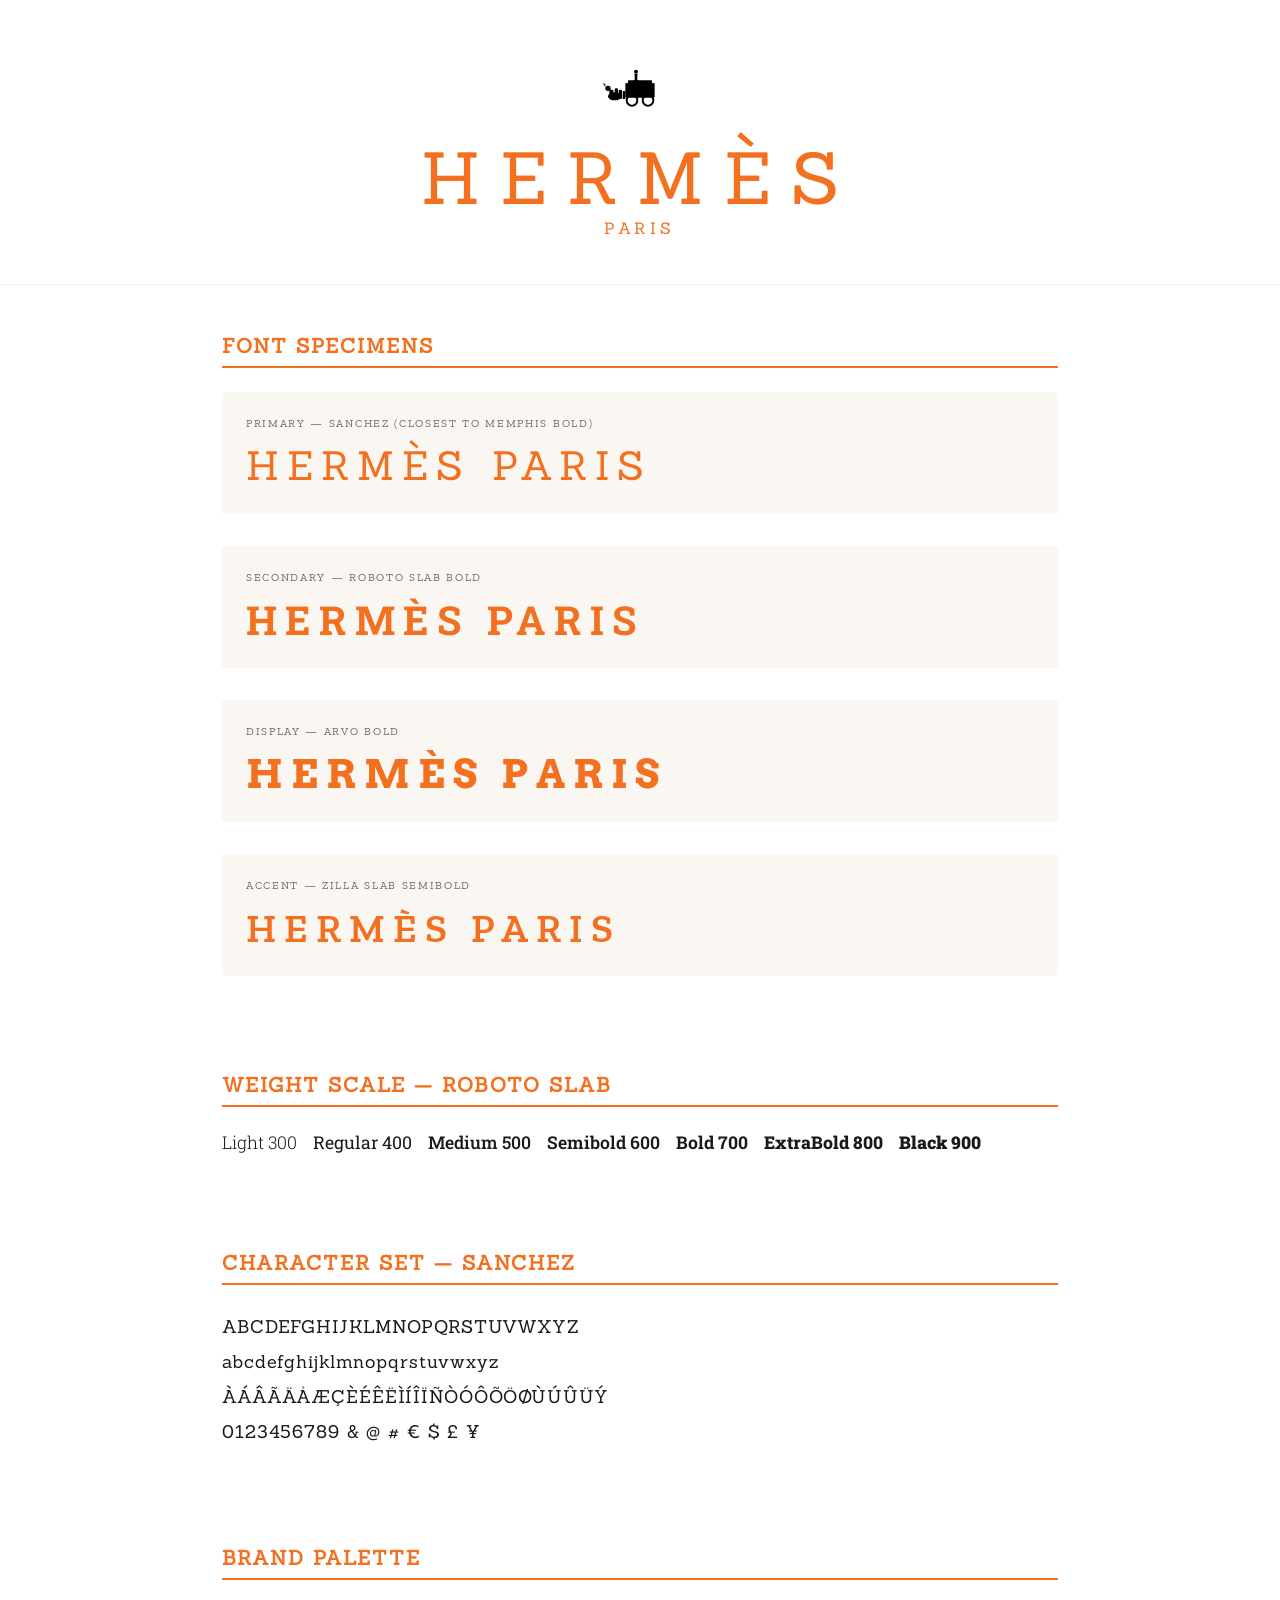
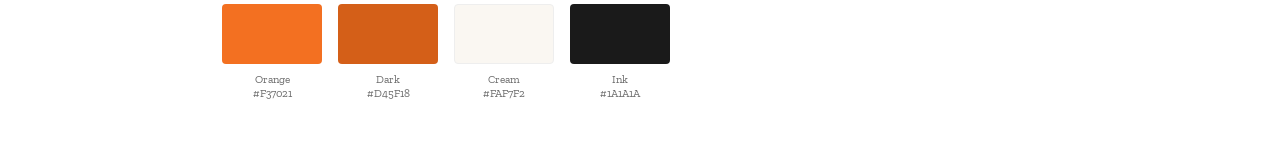
<file: fonts-pack/hermes/preview/index.html>
<!DOCTYPE html>
<html lang="en">
<head>
  <meta charset="UTF-8">
  <meta name="viewport" content="width=device-width, initial-scale=1.0">
  <title>Hermès Fonts Pack — Preview</title>
  <link rel="stylesheet" href="../css/hermes-pack.css">
  <style>
    * { box-sizing: border-box; margin: 0; padding: 0; }

    body {
      font-family: var(--hermes-font-accent);
      background: #fff;
      color: var(--hermes-ink);
      min-height: 100vh;
    }

    .hero {
      display: flex;
      flex-direction: column;
      align-items: center;
      justify-content: center;
      padding: 4rem 2rem 3rem;
      border-bottom: 1px solid #eee;
    }

    .carriage-icon {
      width: 80px;
      height: 54px;
      color: var(--hermes-orange);
      margin-bottom: 1.5rem;
    }

    section {
      max-width: 900px;
      margin: 0 auto;
      padding: 3rem 2rem;
    }

    h2 {
      font-family: var(--hermes-font-display);
      font-size: 1.25rem;
      font-weight: 700;
      letter-spacing: 0.1em;
      text-transform: uppercase;
      color: var(--hermes-orange);
      margin-bottom: 1.5rem;
      padding-bottom: 0.5rem;
      border-bottom: 2px solid var(--hermes-orange);
    }

    .specimen-grid {
      display: grid;
      gap: 2rem;
    }

    .specimen {
      padding: 1.5rem;
      background: var(--hermes-cream);
      border-radius: 4px;
    }

    .specimen-label {
      font-size: 0.7rem;
      letter-spacing: 0.15em;
      text-transform: uppercase;
      color: var(--hermes-muted);
      margin-bottom: 0.75rem;
    }

    .specimen-text {
      font-size: 2.5rem;
      line-height: 1.2;
      color: var(--hermes-orange);
      letter-spacing: 0.2em;
      text-transform: uppercase;
    }

    .specimen-text.sanchez { font-family: "Sanchez", serif; }
    .specimen-text.roboto { font-family: "Roboto Slab", serif; font-weight: 700; }
    .specimen-text.arvo { font-family: "Arvo", serif; font-weight: 700; }
    .specimen-text.zilla { font-family: "Zilla Slab", serif; font-weight: 600; }

    .weights {
      display: flex;
      flex-wrap: wrap;
      gap: 1rem;
      margin-top: 1rem;
    }

    .weight-sample {
      font-family: "Roboto Slab", serif;
      font-size: 1.1rem;
      color: var(--hermes-ink);
    }

    .alphabet {
      font-family: var(--hermes-font-primary);
      font-size: 1.1rem;
      line-height: 2;
      letter-spacing: 0.05em;
      color: var(--hermes-ink);
      word-break: break-all;
    }

    .palette {
      display: flex;
      gap: 1rem;
      flex-wrap: wrap;
    }

    .swatch {
      width: 100px;
      text-align: center;
    }

    .swatch-color {
      height: 60px;
      border-radius: 4px;
      margin-bottom: 0.5rem;
    }

    .swatch-label {
      font-size: 0.7rem;
      color: var(--hermes-muted);
    }

  </style>
</head>
<body>

  <header class="hero">
    <img class="carriage-icon" src="../assets/carriage.svg" alt="">
    <div class="hermes-lockup">
      <h1 class="hermes-logo">HERMÈS</h1>
      <p class="hermes-subtitle">PARIS</p>
    </div>
  </header>

  <section>
    <h2>Font Specimens</h2>
    <div class="specimen-grid">

      <div class="specimen">
        <p class="specimen-label">Primary — Sanchez (closest to Memphis Bold)</p>
        <p class="specimen-text sanchez">HERMÈS PARIS</p>
      </div>

      <div class="specimen">
        <p class="specimen-label">Secondary — Roboto Slab Bold</p>
        <p class="specimen-text roboto">HERMÈS PARIS</p>
      </div>

      <div class="specimen">
        <p class="specimen-label">Display — Arvo Bold</p>
        <p class="specimen-text arvo">HERMÈS PARIS</p>
      </div>

      <div class="specimen">
        <p class="specimen-label">Accent — Zilla Slab Semibold</p>
        <p class="specimen-text zilla">HERMÈS PARIS</p>
      </div>

    </div>
  </section>

  <section>
    <h2>Weight Scale — Roboto Slab</h2>
    <div class="weights">
      <span class="weight-sample" style="font-weight:300">Light 300</span>
      <span class="weight-sample" style="font-weight:400">Regular 400</span>
      <span class="weight-sample" style="font-weight:500">Medium 500</span>
      <span class="weight-sample" style="font-weight:600">Semibold 600</span>
      <span class="weight-sample" style="font-weight:700">Bold 700</span>
      <span class="weight-sample" style="font-weight:800">ExtraBold 800</span>
      <span class="weight-sample" style="font-weight:900">Black 900</span>
    </div>
  </section>

  <section>
    <h2>Character Set — Sanchez</h2>
    <p class="alphabet">
      ABCDEFGHIJKLMNOPQRSTUVWXYZ<br>
      abcdefghijklmnopqrstuvwxyz<br>
      ÀÁÂÃÄÅÆÇÈÉÊËÌÍÎÏÑÒÓÔÕÖØÙÚÛÜÝ<br>
      0123456789 &amp; @ # € $ £ ¥
    </p>
  </section>

  <section>
    <h2>Brand Palette</h2>
    <div class="palette">
      <div class="swatch">
        <div class="swatch-color" style="background:#f37021"></div>
        <p class="swatch-label">Orange<br>#F37021</p>
      </div>
      <div class="swatch">
        <div class="swatch-color" style="background:#d45f18"></div>
        <p class="swatch-label">Dark<br>#D45F18</p>
      </div>
      <div class="swatch">
        <div class="swatch-color" style="background:#faf7f2; border:1px solid #eee"></div>
        <p class="swatch-label">Cream<br>#FAF7F2</p>
      </div>
      <div class="swatch">
        <div class="swatch-color" style="background:#1a1a1a"></div>
        <p class="swatch-label">Ink<br>#1A1A1A</p>
      </div>
    </div>
  </section>

</body>
</html>
</file>
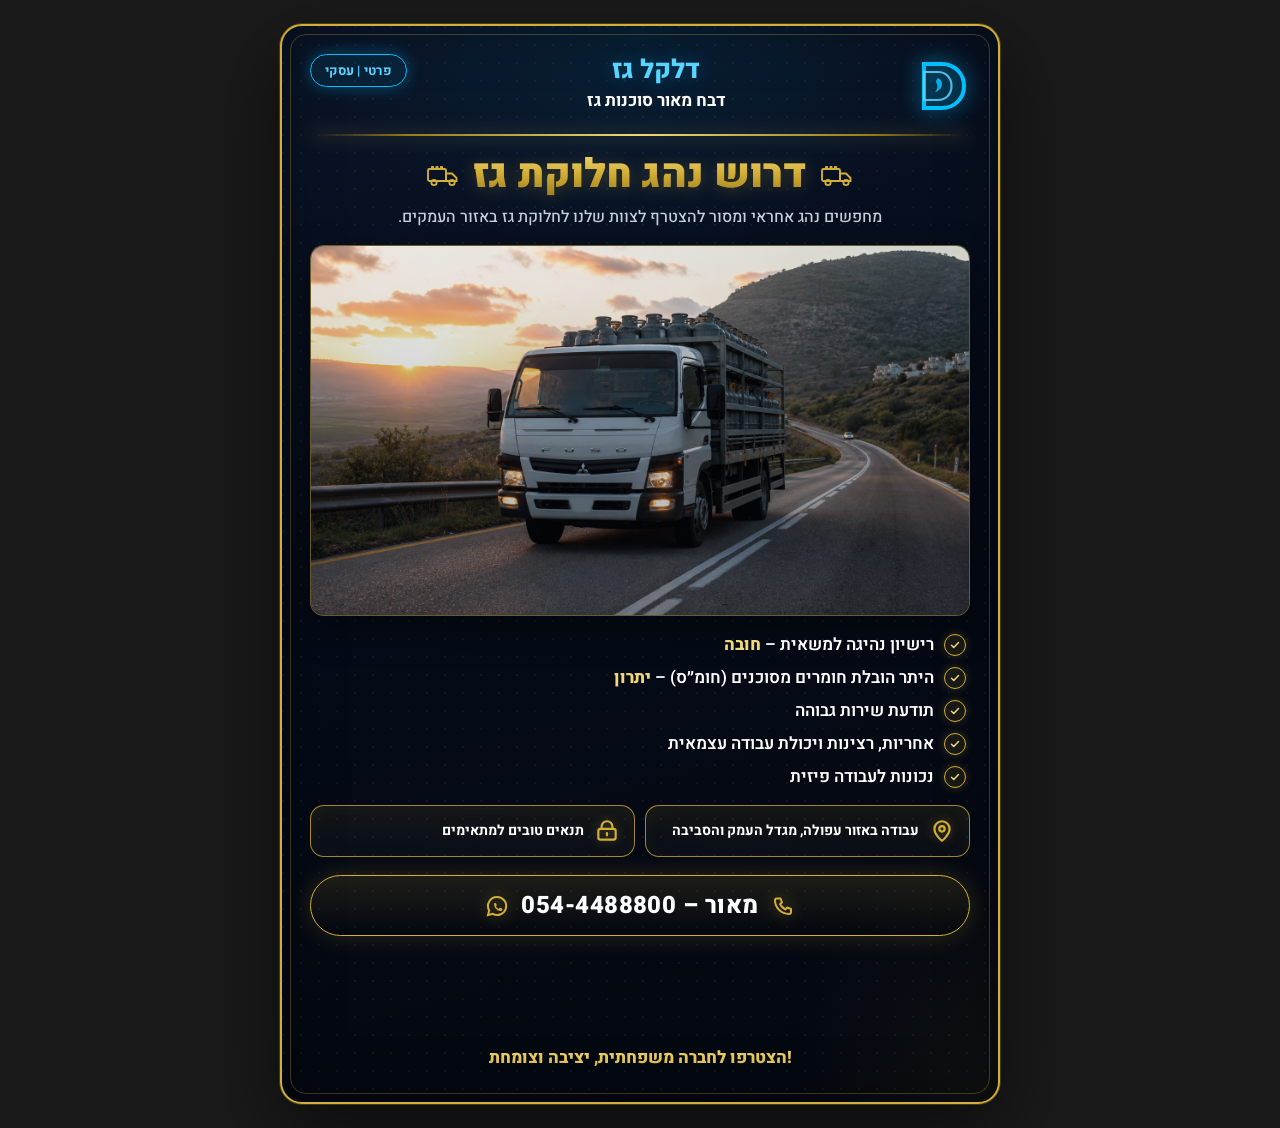
<file: job-ads/dabbah-maor/job-ad.html>
<!DOCTYPE html>
<html lang="he" dir="rtl">
<head>
  <meta charset="UTF-8" />
  <meta name="viewport" content="width=device-width, initial-scale=1" />
  <title>דרוש נהג חלוקת גז | דבח מאור סוכנות גז</title>
  <link rel="preconnect" href="https://fonts.googleapis.com" />
  <link rel="preconnect" href="https://fonts.gstatic.com" crossorigin />
  <link href="https://fonts.googleapis.com/css2?family=Heebo:wght@400;500;700;800;900&display=swap" rel="stylesheet" />
  <style>
    :root {
      --navy: #050b18;
      --navy-2: #0a1528;
      --gold: #d4af37;
      --gold-light: #f0d878;
      --gold-dark: #9a7b1a;
      --neon: #00bfff;
      --neon-soft: #5ad4ff;
      --white: #ffffff;
      --muted: #c8d0dc;
    }

    * { box-sizing: border-box; margin: 0; padding: 0; }

    body {
      min-height: 100vh;
      display: grid;
      place-items: center;
      background: #1a1a1a;
      font-family: "Heebo", sans-serif;
      padding: 24px;
    }

    .poster {
      width: min(100%, 720px);
      aspect-ratio: 2 / 3;
      background:
        radial-gradient(ellipse 80% 40% at 50% 0%, rgba(0, 191, 255, 0.08), transparent 55%),
        radial-gradient(ellipse 60% 50% at 100% 100%, rgba(212, 175, 55, 0.06), transparent 50%),
        radial-gradient(circle at 1px 1px, rgba(255, 255, 255, 0.045) 1px, transparent 0),
        linear-gradient(165deg, var(--navy-2) 0%, var(--navy) 45%, #03070f 100%);
      background-size: auto, auto, 18px 18px, auto;
      border: 2px solid var(--gold);
      border-radius: 22px;
      box-shadow:
        0 0 0 1px rgba(212, 175, 55, 0.25),
        0 30px 80px rgba(0, 0, 0, 0.55),
        inset 0 0 60px rgba(0, 0, 0, 0.35);
      color: var(--white);
      padding: clamp(18px, 3.2vw, 28px);
      display: flex;
      flex-direction: column;
      gap: clamp(10px, 1.6vw, 16px);
      position: relative;
      overflow: hidden;
    }

    .poster::before {
      content: "";
      position: absolute;
      inset: 8px;
      border: 1px solid rgba(212, 175, 55, 0.28);
      border-radius: 16px;
      pointer-events: none;
    }

    .header {
      display: grid;
      grid-template-columns: auto 1fr auto;
      align-items: start;
      gap: 12px;
      position: relative;
      z-index: 1;
    }

    .badge {
      align-self: start;
      padding: 6px 14px;
      border-radius: 999px;
      border: 1px solid var(--neon);
      color: var(--neon-soft);
      font-size: clamp(11px, 1.5vw, 13px);
      font-weight: 700;
      letter-spacing: 0.02em;
      box-shadow: 0 0 16px rgba(0, 191, 255, 0.35);
      background: rgba(0, 191, 255, 0.08);
      white-space: nowrap;
    }

    .brand {
      text-align: center;
      padding-top: 2px;
    }

    .brand .top {
      color: var(--neon-soft);
      font-weight: 800;
      font-size: clamp(18px, 2.8vw, 26px);
      line-height: 1.15;
      text-shadow: 0 0 18px rgba(0, 191, 255, 0.35);
    }

    .brand .bottom {
      color: var(--white);
      font-weight: 700;
      font-size: clamp(13px, 2vw, 17px);
      margin-top: 2px;
    }

    .logo-d {
      width: clamp(48px, 8vw, 64px);
      height: clamp(48px, 8vw, 64px);
      display: grid;
      place-items: center;
      position: relative;
    }

    .logo-d svg {
      width: 100%;
      height: 100%;
      filter: drop-shadow(0 0 10px rgba(0, 191, 255, 0.85));
    }

    .divider {
      height: 2px;
      border: none;
      background: linear-gradient(
        90deg,
        transparent 0%,
        var(--gold-dark) 15%,
        var(--gold-light) 50%,
        var(--gold-dark) 85%,
        transparent 100%
      );
      box-shadow: 0 0 18px rgba(240, 216, 120, 0.55);
      position: relative;
      z-index: 1;
    }

    .title-block {
      text-align: center;
      position: relative;
      z-index: 1;
    }

    .title-row {
      display: flex;
      align-items: center;
      justify-content: center;
      gap: 12px;
    }

    .title-row h1 {
      font-size: clamp(26px, 4.4vw, 40px);
      font-weight: 900;
      line-height: 1.15;
      background: linear-gradient(180deg, var(--gold-light) 0%, var(--gold) 45%, var(--gold-dark) 100%);
      -webkit-background-clip: text;
      background-clip: text;
      color: transparent;
      text-shadow: none;
      filter: drop-shadow(0 2px 8px rgba(212, 175, 55, 0.25));
    }

    .truck-icon {
      width: clamp(28px, 4vw, 36px);
      height: clamp(28px, 4vw, 36px);
      color: var(--gold);
      flex-shrink: 0;
    }

    .intro {
      margin-top: 8px;
      color: var(--muted);
      font-size: clamp(13px, 1.8vw, 16px);
      font-weight: 500;
      line-height: 1.45;
      max-width: 36em;
      margin-inline: auto;
    }

    .hero {
      position: relative;
      z-index: 1;
      border-radius: 14px;
      overflow: hidden;
      border: 1px solid rgba(212, 175, 55, 0.45);
      box-shadow: 0 12px 36px rgba(0, 0, 0, 0.45);
      aspect-ratio: 16 / 9;
      min-height: 160px;
      background: #0a1528;
    }

    .hero img {
      width: 100%;
      height: 100%;
      object-fit: cover;
      display: block;
    }

    .hero::after {
      content: "";
      position: absolute;
      inset: 0;
      background: linear-gradient(180deg, rgba(5, 11, 24, 0.05), rgba(5, 11, 24, 0.35));
      pointer-events: none;
    }

    .reqs {
      list-style: none;
      display: grid;
      gap: 8px;
      position: relative;
      z-index: 1;
      padding-inline: 4px;
    }

    .reqs li {
      display: flex;
      align-items: center;
      gap: 10px;
      font-size: clamp(14px, 1.9vw, 17px);
      font-weight: 600;
      color: var(--white);
    }

    .check {
      width: 22px;
      height: 22px;
      border-radius: 50%;
      border: 1.5px solid var(--gold);
      display: grid;
      place-items: center;
      flex-shrink: 0;
      background: rgba(212, 175, 55, 0.1);
      box-shadow: 0 0 10px rgba(212, 175, 55, 0.25);
    }

    .check svg {
      width: 12px;
      height: 12px;
      color: var(--gold-light);
    }

    .accent {
      color: var(--gold-light);
      font-weight: 800;
    }

    .info-row {
      display: grid;
      grid-template-columns: 1fr 1fr;
      gap: 10px;
      position: relative;
      z-index: 1;
    }

    .info-box {
      border: 1.5px solid rgba(212, 175, 55, 0.75);
      border-radius: 14px;
      padding: 12px 14px;
      display: flex;
      align-items: center;
      gap: 10px;
      background: linear-gradient(180deg, rgba(212, 175, 55, 0.08), rgba(255, 255, 255, 0.02));
      box-shadow: inset 0 0 20px rgba(212, 175, 55, 0.05);
    }

    .info-box svg {
      width: 26px;
      height: 26px;
      color: var(--gold);
      flex-shrink: 0;
      filter: drop-shadow(0 0 6px rgba(212, 175, 55, 0.4));
    }

    .info-box span {
      font-size: clamp(12px, 1.6vw, 14px);
      font-weight: 700;
      line-height: 1.35;
    }

    .contact {
      margin-top: 2px;
      border: 1.5px solid var(--gold);
      border-radius: 999px;
      padding: 12px 18px;
      display: flex;
      align-items: center;
      justify-content: center;
      gap: 12px;
      background: linear-gradient(180deg, rgba(212, 175, 55, 0.12), rgba(0, 0, 0, 0.2));
      box-shadow: 0 0 24px rgba(212, 175, 55, 0.2);
      position: relative;
      z-index: 1;
    }

    .contact .phone {
      font-size: clamp(18px, 2.6vw, 24px);
      font-weight: 800;
      letter-spacing: 0.02em;
      color: var(--white);
    }

    .contact svg {
      width: 24px;
      height: 24px;
      color: var(--gold);
      filter: drop-shadow(0 0 8px rgba(212, 175, 55, 0.45));
    }

    .footer {
      text-align: center;
      font-size: clamp(14px, 2vw, 17px);
      font-weight: 800;
      background: linear-gradient(180deg, var(--gold-light), var(--gold));
      -webkit-background-clip: text;
      background-clip: text;
      color: transparent;
      position: relative;
      z-index: 1;
      margin-top: auto;
      padding-bottom: 4px;
    }

    @media print {
      body {
        background: white;
        padding: 0;
      }
      .poster {
        width: 100%;
        max-width: none;
        height: 100vh;
        box-shadow: none;
        border-radius: 0;
        page-break-inside: avoid;
      }
      .poster::before { border-radius: 0; }
    }
  </style>
</head>
<body>
  <article class="poster" aria-label="מודעת דרושים — נהג חלוקת גז">
    <header class="header">
      <div class="logo-d" aria-hidden="true">
        <svg viewBox="0 0 64 64" fill="none">
          <path d="M18 10h18c12 0 22 9 22 22s-10 22-22 22H18V10z" stroke="#00BFFF" stroke-width="4" fill="none"/>
          <path d="M18 18h14c7.5 0 13.5 5.5 13.5 14S39.5 46 32 46H18V18z" stroke="#5AD4FF" stroke-width="2.2" opacity="0.85"/>
          <path d="M30 28c2 3 2 7-1 10 4-1 7-4 7-8 0-3-2-5-4-6-1 1-2 2-2 4z" fill="#00BFFF" opacity="0.9"/>
        </svg>
      </div>
      <div class="brand">
        <div class="top">דלקל גז</div>
        <div class="bottom">דבח מאור סוכנות גז</div>
      </div>
      <div class="badge">פרטי | עסקי</div>
    </header>

    <hr class="divider" />

    <div class="title-block">
      <div class="title-row">
        <svg class="truck-icon" viewBox="0 0 48 48" fill="none" aria-hidden="true">
          <rect x="4" y="16" width="24" height="16" rx="2" stroke="currentColor" stroke-width="2.5"/>
          <path d="M28 22h8l6 6v4H28V22z" stroke="currentColor" stroke-width="2.5"/>
          <circle cx="12" cy="34" r="3.5" stroke="currentColor" stroke-width="2.5"/>
          <circle cx="36" cy="34" r="3.5" stroke="currentColor" stroke-width="2.5"/>
          <rect x="8" y="12" width="4" height="5" rx="1" fill="currentColor"/>
          <rect x="14" y="12" width="4" height="5" rx="1" fill="currentColor"/>
          <rect x="20" y="12" width="4" height="5" rx="1" fill="currentColor"/>
        </svg>
        <h1>דרוש נהג חלוקת גז</h1>
        <svg class="truck-icon" viewBox="0 0 48 48" fill="none" aria-hidden="true">
          <rect x="4" y="16" width="24" height="16" rx="2" stroke="currentColor" stroke-width="2.5"/>
          <path d="M28 22h8l6 6v4H28V22z" stroke="currentColor" stroke-width="2.5"/>
          <circle cx="12" cy="34" r="3.5" stroke="currentColor" stroke-width="2.5"/>
          <circle cx="36" cy="34" r="3.5" stroke="currentColor" stroke-width="2.5"/>
          <rect x="8" y="12" width="4" height="5" rx="1" fill="currentColor"/>
          <rect x="14" y="12" width="4" height="5" rx="1" fill="currentColor"/>
          <rect x="20" y="12" width="4" height="5" rx="1" fill="currentColor"/>
        </svg>
      </div>
      <p class="intro">מחפשים נהג אחראי ומסור להצטרף לצוות שלנו לחלוקת גז באזור העמקים.</p>
    </div>

    <div class="hero" role="img" aria-label="משאית חלוקת גז באזור העמקים">
      <img src="truck-hero.png" alt="משאית חלוקת גז באזור העמקים" />
    </div>

    <ul class="reqs">
      <li>
        <span class="check" aria-hidden="true">
          <svg viewBox="0 0 24 24" fill="none"><path d="M5 12.5l4.5 4.5L19 7" stroke="currentColor" stroke-width="3" stroke-linecap="round" stroke-linejoin="round"/></svg>
        </span>
        <span>רישיון נהיגה למשאית – <span class="accent">חובה</span></span>
      </li>
      <li>
        <span class="check" aria-hidden="true">
          <svg viewBox="0 0 24 24" fill="none"><path d="M5 12.5l4.5 4.5L19 7" stroke="currentColor" stroke-width="3" stroke-linecap="round" stroke-linejoin="round"/></svg>
        </span>
        <span>היתר הובלת חומרים מסוכנים (חומ״ס) – <span class="accent">יתרון</span></span>
      </li>
      <li>
        <span class="check" aria-hidden="true">
          <svg viewBox="0 0 24 24" fill="none"><path d="M5 12.5l4.5 4.5L19 7" stroke="currentColor" stroke-width="3" stroke-linecap="round" stroke-linejoin="round"/></svg>
        </span>
        <span>תודעת שירות גבוהה</span>
      </li>
      <li>
        <span class="check" aria-hidden="true">
          <svg viewBox="0 0 24 24" fill="none"><path d="M5 12.5l4.5 4.5L19 7" stroke="currentColor" stroke-width="3" stroke-linecap="round" stroke-linejoin="round"/></svg>
        </span>
        <span>אחריות, רצינות ויכולת עבודה עצמאית</span>
      </li>
      <li>
        <span class="check" aria-hidden="true">
          <svg viewBox="0 0 24 24" fill="none"><path d="M5 12.5l4.5 4.5L19 7" stroke="currentColor" stroke-width="3" stroke-linecap="round" stroke-linejoin="round"/></svg>
        </span>
        <span>נכונות לעבודה פיזית</span>
      </li>
    </ul>

    <div class="info-row">
      <div class="info-box">
        <svg viewBox="0 0 24 24" fill="none" aria-hidden="true">
          <path d="M12 21s7-5.2 7-11a7 7 0 10-14 0c0 5.8 7 11 7 11z" stroke="currentColor" stroke-width="2"/>
          <circle cx="12" cy="10" r="2.5" stroke="currentColor" stroke-width="2"/>
        </svg>
        <span>עבודה באזור עפולה, מגדל העמק והסביבה</span>
      </div>
      <div class="info-box">
        <svg viewBox="0 0 24 24" fill="none" aria-hidden="true">
          <path d="M7 10V8a5 5 0 0110 0v2" stroke="currentColor" stroke-width="2"/>
          <rect x="4" y="10" width="16" height="10" rx="2" stroke="currentColor" stroke-width="2"/>
          <path d="M12 14v2" stroke="currentColor" stroke-width="2" stroke-linecap="round"/>
        </svg>
        <span>תנאים טובים למתאימים</span>
      </div>
    </div>

    <div class="contact">
      <svg viewBox="0 0 24 24" fill="none" aria-hidden="true">
        <path d="M6.5 4.5h3l1.5 4-2 1.5a12 12 0 005.5 5.5l1.5-2 4 1.5v3A2 2 0 0118 20 14 14 0 014 6a2 2 0 012.5-1.5z" stroke="currentColor" stroke-width="2" stroke-linejoin="round"/>
      </svg>
      <span class="phone">מאור – 054-4488800</span>
      <svg viewBox="0 0 24 24" fill="none" aria-hidden="true">
        <path d="M12 3a9 9 0 00-7.8 13.5L3 21l4.7-1.2A9 9 0 1012 3z" stroke="currentColor" stroke-width="2"/>
        <path d="M9.2 9.4c.3-.5.6-.5.9-.5h.4c.2 0 .4 0 .5.4l.7 1.7c.1.3 0 .5-.2.7l-.5.5c-.2.2-.2.4 0 .6.5.8 1.3 1.5 2.2 2 .3.2.5.1.7-.1l.6-.7c.2-.2.4-.3.7-.2l1.8.7c.3.1.4.3.4.6v.4c0 .3 0 .6-.4.9-.5.4-1.2.6-1.9.6A8 8 0 019 10.2c0-.4.1-.7.2-.8z" fill="currentColor"/>
      </svg>
    </div>

    <p class="footer">!הצטרפו לחברה משפחתית, יציבה וצומחת</p>
  </article>
</body>
</html>
</file>
<file: fonts-pack/hermes/css/hermes-pack.css>
/**
 * Hermès Fonts Pack — main entry point
 *
 * Usage:
 *   <link rel="stylesheet" href="css/hermes-pack.css">
 *   <h1 class="hermes-logo">HERMÈS</h1>
 *   <p class="hermes-subtitle">PARIS</p>
 */

@import url("./fonts.css");
@import url("./tokens.css");

/* ── Logo lockup ─────────────────────────────────────────────────── */
.hermes-lockup {
  display: inline-flex;
  flex-direction: column;
  align-items: center;
  gap: 0.35rem;
  text-align: center;
  color: var(--hermes-orange);
}

.hermes-logo {
  font-family: var(--hermes-font-primary);
  font-weight: 400;
  font-size: clamp(2.5rem, 8vw, 4.5rem);
  letter-spacing: var(--hermes-tracking-wide);
  line-height: 1;
  text-transform: uppercase;
  color: var(--hermes-orange);
  margin: 0;
}

.hermes-subtitle {
  font-family: var(--hermes-font-primary);
  font-weight: 400;
  font-size: clamp(0.75rem, 2.5vw, 1rem);
  letter-spacing: var(--hermes-tracking-wide);
  line-height: 1;
  text-transform: uppercase;
  color: var(--hermes-orange);
  margin: 0;
}

/* ── Utility classes ─────────────────────────────────────────────── */
.hermes-display {
  font-family: var(--hermes-font-display);
  font-weight: 700;
  letter-spacing: var(--hermes-tracking-tight);
  text-transform: uppercase;
  color: var(--hermes-orange);
}

.hermes-body {
  font-family: var(--hermes-font-accent);
  font-weight: 400;
  line-height: 1.6;
  color: var(--hermes-ink);
}

.hermes-caption {
  font-family: var(--hermes-font-accent);
  font-weight: 300;
  font-size: 0.875rem;
  letter-spacing: 0.08em;
  text-transform: uppercase;
  color: var(--hermes-muted);
}

.hermes-orange {
  color: var(--hermes-orange);
}

.hermes-bg-cream {
  background-color: var(--hermes-cream);
}
</file>
